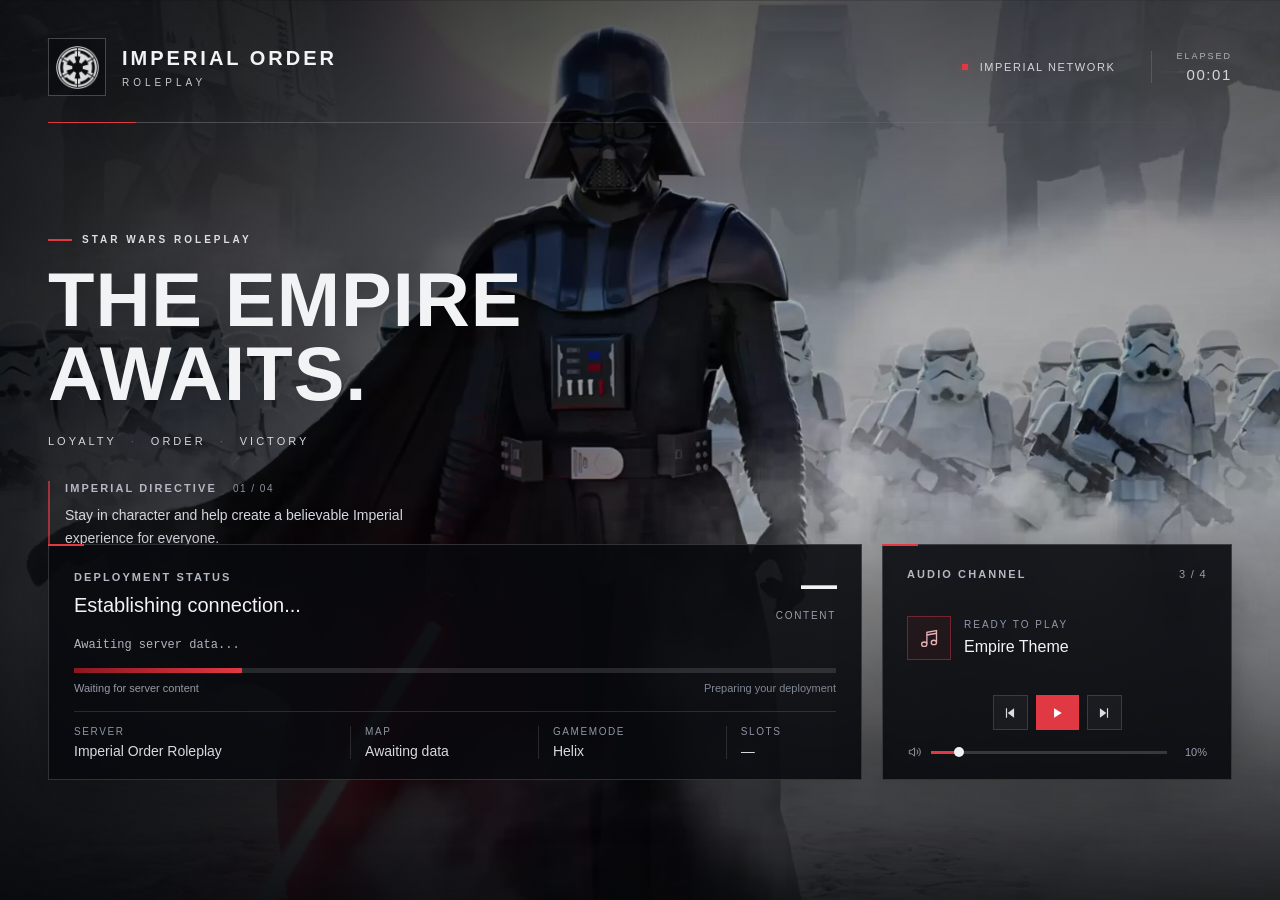
<file: index.html>
<!DOCTYPE html>
<html lang="en">
<head>
<meta charset="utf-8">
<meta http-equiv="X-UA-Compatible" content="IE=edge">
<meta name="viewport" content="width=device-width, initial-scale=1">
<meta name="theme-color" content="#090a0d">
<title>Imperial Order Roleplay — Deployment</title>
<link rel="stylesheet" href="screen.css?v=3">
<script type="text/javascript">
var filesNeeded = 0;
var filesTotal = 0;
var filesNeededKnown = false;
var musicTracks = ['imperial-march.ogg', 'emperor-palpatine-theme.ogg', 'empire-theme.ogg', 'darth-maul-theme.ogg'];
var musicTrackNames = ['Imperial March — Epic Version', 'Emperor Palpatine Theme — Dark Side', 'Empire Theme', 'Darth Maul Theme'];
var currentTrack = Math.floor(Math.random() * musicTracks.length);
var musicStarted = false;
var musicVolume = 0.10;
var gameMusicVolume = 1;
var musicPlaybackToken = 0;
var musicFailures = 0;
var musicErrorTimer = null;
var currentTip = 0;
var screenOpenedAt = new Date().getTime();
var elapsedTimer = null;
var tipTimer = null;
var serverDetails = {name: 'Imperial Order Roleplay', map: 'Awaiting data', mode: 'Helix', slots: '—'};
var currentLoadingStatus = 'Establishing connection...';
var currentLoadingFile = 'Awaiting server data...';
var loadingTips = [
    'Stay in character and help create a believable Imperial experience for everyone.',
    'Use the appropriate communications channel for operational and roleplay messages.',
    'Follow staff directions and report technical issues through the proper support channel.',
    'Allow all required content to finish downloading before joining the operation.'
];

function byId(id) { return document.getElementById(id); }
function setText(id, value) {
    var element = byId(id);
    if (element) element.textContent = value;
}

function updateProgress() {
    var known = filesTotal > 0 && filesNeededKnown;
    var completed = Math.max(0, Math.min(filesTotal, filesTotal - filesNeeded));
    var percent = known ? Math.round(completed / filesTotal * 100) : 0;
    var fill = byId('fill');
    var bar = byId('bar');
    var hud = byId('hud');
    if (fill) fill.style.width = percent + '%';
    if (hud) hud.setAttribute('data-progress', known ? 'known' : 'pending');
    setText('percentValue', known ? percent + '%' : '—');
    setText('filesCount', known ? completed + ' / ' + filesTotal + ' files' : 'Waiting for server content');
    if (bar) {
        if (known) bar.setAttribute('aria-valuenow', percent);
        else bar.removeAttribute('aria-valuenow');
        bar.setAttribute('aria-valuetext', known ? percent + '% of reported content files' : 'Waiting for server content');
    }
}

function renderServerDetails() {
    setText('servername', serverDetails.name);
    setText('mapname', serverDetails.map);
    setText('gamemode', serverDetails.mode);
    setText('maxplayers', serverDetails.slots);
    var ids = ['servername', 'mapname', 'gamemode', 'maxplayers'];
    for (var i = 0; i < ids.length; i++) {
        var element = byId(ids[i]);
        if (element) element.setAttribute('title', element.textContent);
    }
}

function GameDetails(servername, serverurl, mapname, maxplayers, steamid, gamemode, volume, language) {
    serverDetails.name = servername || 'Imperial Order Roleplay';
    serverDetails.map = mapname || 'Awaiting data';
    serverDetails.mode = gamemode || 'Helix';
    serverDetails.slots = maxplayers == null ? '—' : String(maxplayers);
    renderServerDetails();
    var gameVolume = parseFloat(volume);
    if (!isNaN(gameVolume)) {
        if (gameVolume > 1) gameVolume = gameVolume / 100;
        gameMusicVolume = Math.max(0, Math.min(1, gameVolume));
        applyMusicVolume();
    }
}

function applyMusicVolume() {
    var player = byId('loadingMusic');
    var slider = byId('musicVolume');
    // Keep the screen's quieter level; the game's music setting only scales it.
    if (player) player.volume = musicVolume * gameMusicVolume;
    if (slider) {
        var level = Math.round(musicVolume * 100);
        slider.value = level;
        slider.style.background = 'linear-gradient(90deg, #e13943 ' + level + '%, rgba(255,255,255,.17) ' + level + '%)';
        setText('volumeValue', level + '%');
    }
}

function updateMusicUI() {
    setText('trackName', musicTrackNames[currentTrack]);
    setText('trackCount', (currentTrack + 1) + ' / ' + musicTracks.length);
    setText('musicState', musicStarted ? 'NOW PLAYING' : 'READY TO PLAY');
    var button = byId('musicControl');
    var glyph = byId('playPauseGlyph');
    if (button) {
        button.setAttribute('aria-label', musicStarted ? 'Pause music' : 'Play music');
        button.setAttribute('title', musicStarted ? 'Pause music' : 'Play music');
    }
    if (glyph) glyph.innerHTML = musicStarted ? '<path d="M6 4h4v16H6zM14 4h4v16h-4z"/>' : '<path d="M7 4v16l13-8z"/>';
}

function playMusic() {
    var player = byId('loadingMusic');
    if (!player) return;
    // Set the level before every play attempt, including track changes.
    applyMusicVolume();
    var playbackToken = ++musicPlaybackToken;
    var result = player.play();
    musicStarted = true;
    updateMusicUI();
    if (result && result.catch) {
        result.catch(function() {
            if (playbackToken !== musicPlaybackToken) return;
            musicStarted = false;
            updateMusicUI();
        });
    }
}

function changeTrack(direction) {
    var player = byId('loadingMusic');
    window.clearTimeout(musicErrorTimer);
    musicPlaybackToken++;
    player.pause();
    currentTrack = (currentTrack + direction + musicTracks.length) % musicTracks.length;
    player.src = musicTracks[currentTrack];
    applyMusicVolume();
    player.load();
    updateMusicUI();
    playMusic();
}

function nextTrack() { changeTrack(1); }

function musicPlaying() {
    musicStarted = true;
    musicFailures = 0;
    updateMusicUI();
}

function musicPaused() {
    musicStarted = false;
    updateMusicUI();
}

function musicError() {
    var player = byId('loadingMusic');
    if (!player || !player.error || player.error.code === 1) return;
    musicStarted = false;
    updateMusicUI();
    musicFailures++;
    window.clearTimeout(musicErrorTimer);
    // Skip missing or unsupported tracks, but stop if every track fails.
    if (musicFailures >= musicTracks.length) {
        setText('trackName', 'Music unavailable');
        setText('musicState', 'PLAYBACK STOPPED');
        return;
    }
    var playbackToken = musicPlaybackToken;
    musicErrorTimer = window.setTimeout(function() {
        if (playbackToken === musicPlaybackToken) nextTrack();
    }, 0);
}

function toggleMusic() {
    var player = byId('loadingMusic');
    if (player.paused) {
        if (player.error) {
            musicFailures = 0;
            player.load();
        }
        playMusic();
    } else {
        player.pause();
        musicStarted = false;
        updateMusicUI();
    }
}

function updateMusicVolume(value) {
    var level = Math.max(0, Math.min(100, parseInt(value, 10) || 0));
    musicVolume = level / 100;
    applyMusicVolume();
}

function rotateTip() {
    var tip = byId('tipText');
    if (!tip) return;
    tip.className = 'changing';
    window.setTimeout(function() {
        currentTip = (currentTip + 1) % loadingTips.length;
        setText('tipText', loadingTips[currentTip]);
        setText('tipIndex', padNumber(currentTip + 1) + ' / ' + padNumber(loadingTips.length));
        tip.className = '';
    }, 260);
}

function padNumber(value) { return value < 10 ? '0' + value : String(value); }

function updateElapsed() {
    var seconds = Math.max(0, Math.floor((new Date().getTime() - screenOpenedAt) / 1000));
    setText('elapsedTime', padNumber(Math.floor(seconds / 60)) + ':' + padNumber(seconds % 60));
}

function SetStatusChanged(status) {
    currentLoadingStatus = status || 'Loading';
    setText('status', currentLoadingStatus);
}

function DownloadingFile(fileName) {
    currentLoadingFile = fileName ? 'Downloading: ' + fileName : 'Synchronizing server content...';
    setText('filename', currentLoadingFile);
    var filename = byId('filename');
    if (filename) filename.setAttribute('title', currentLoadingFile);
}

function SetFilesNeeded(needed) {
    filesNeeded = Math.max(0, parseInt(needed, 10) || 0);
    filesNeededKnown = true;
    updateProgress();
}

function SetFilesTotal(total) {
    filesTotal = Math.max(0, parseInt(total, 10) || 0);
    updateProgress();
}

window.onload = function() {
    renderServerDetails();
    setText('status', currentLoadingStatus);
    setText('filename', currentLoadingFile);
    setText('tipText', loadingTips[0]);
    setText('tipIndex', '01 / ' + padNumber(loadingTips.length));
    updateProgress();
    updateElapsed();
    window.clearInterval(elapsedTimer);
    window.clearInterval(tipTimer);
    elapsedTimer = window.setInterval(updateElapsed, 1000);
    tipTimer = window.setInterval(rotateTip, 14000);
    var musicPlayer = byId('loadingMusic');
    musicPlayer.src = musicTracks[currentTrack];
    applyMusicVolume();
    musicPlayer.load();
    var backgroundVideo = byId('bgVideo');
    if (backgroundVideo) {
        backgroundVideo.muted = true;
        var videoPlayback = backgroundVideo.play();
        if (videoPlayback && videoPlayback.catch) videoPlayback.catch(function() {});
    }
    updateMusicUI();
    playMusic();
};
window.onpagehide = function() {
    window.clearInterval(elapsedTimer);
    window.clearInterval(tipTimer);
    window.clearTimeout(musicErrorTimer);
};
</script>
</head>
<body>
<div id="bg" aria-hidden="true"></div>
<video id="bgVideo" autoplay muted loop playsinline preload="auto" poster="loading-poster.jpg" oncanplay="this.className='ready'" aria-hidden="true">
    <source src="dark-lords-army.webm" type="video/webm">
</video>
<div id="shade" aria-hidden="true"></div>
<div class="frameLine" aria-hidden="true"></div>

<header id="masthead">
    <div class="brand">
        <div class="crest"><img id="topLogo" src="iorp-crest.png" alt="Imperial crest"></div>
        <div><div class="brandName">IMPERIAL ORDER</div><div class="brandSub">ROLEPLAY</div></div>
    </div>
    <div class="connection">
        <span class="connectionDot" aria-hidden="true"></span>
        <span class="connectionLabel">IMPERIAL NETWORK</span>
        <div class="elapsed"><span class="elapsedLabel">ELAPSED</span><span id="elapsedTime">00:00</span></div>
    </div>
</header>

<section id="hero" aria-label="Welcome to Imperial Order Roleplay">
    <div class="eyebrow">STAR WARS ROLEPLAY</div>
    <h1><span>THE EMPIRE</span><span>AWAITS.</span></h1>
    <p class="heroSubtitle">LOYALTY <b>·</b> ORDER <b>·</b> VICTORY</p>
    <aside id="briefing" aria-label="Roleplay tips">
        <div class="tipHeading"><span class="panelKicker">IMPERIAL DIRECTIVE</span><span id="tipIndex">01 / 04</span></div>
        <p id="tipText">Stay in character and help create a believable Imperial experience for everyone.</p>
    </aside>
</section>

<main id="deploymentDock" aria-label="Server loading details">
    <section id="hud" class="panel" data-progress="pending" aria-label="Deployment status">
        <div class="hudHeading">
            <div class="statusInfo"><div class="panelKicker">DEPLOYMENT STATUS</div><div id="status" role="status">Establishing connection...</div></div>
            <div class="percent"><span id="percentValue">—</span><span class="percentLabel">CONTENT</span></div>
        </div>
        <div id="filename" title="">Awaiting server data...</div>
        <div id="bar" role="progressbar" aria-label="Content download progress" aria-valuemin="0" aria-valuemax="100" aria-valuetext="Waiting for server content"><div id="fill"></div></div>
        <div class="progressCaption"><span id="filesCount">Waiting for server content</span><span class="keepOpen">Preparing your deployment</span></div>
        <div id="meta">
            <div class="metaitem"><span class="metaLabel">SERVER</span><span id="servername" class="metaValue">Imperial Order Roleplay</span></div>
            <div class="metaitem"><span class="metaLabel">MAP</span><span id="mapname" class="metaValue">Awaiting data</span></div>
            <div class="metaitem"><span class="metaLabel">GAMEMODE</span><span id="gamemode" class="metaValue">Helix</span></div>
            <div class="metaitem"><span class="metaLabel">SLOTS</span><span id="maxplayers" class="metaValue">—</span></div>
        </div>
    </section>

    <section id="musicPanel" class="panel" aria-label="Loading music controls">
        <div class="musicHeading"><span class="panelKicker">AUDIO CHANNEL</span><span id="trackCount">1 / 4</span></div>
        <div class="musicTrack">
            <div class="musicIcon" aria-hidden="true"><svg xmlns="http://www.w3.org/2000/svg" viewBox="0 0 24 24" fill="none" stroke="currentColor" stroke-width="1.5"><path d="M9 18V5l11-2v13M9 8l11-2"/><ellipse cx="6" cy="18.5" rx="3" ry="2.5"/><ellipse cx="17" cy="16.5" rx="3" ry="2.5"/></svg></div>
            <div class="musicInfo"><div id="musicState">READY TO PLAY</div><div id="trackName">Imperial March — Epic Version</div></div>
        </div>
        <div class="musicBottom">
            <div class="musicActions">
                <button class="musicButton" type="button" onclick="changeTrack(-1)" aria-label="Previous track" title="Previous track"><svg xmlns="http://www.w3.org/2000/svg" viewBox="0 0 24 24" fill="currentColor" aria-hidden="true"><path d="M5 4h2v16H5zM19 4v16L8 12z"/></svg></button>
                <button id="musicControl" class="musicButton" type="button" onclick="toggleMusic()" aria-label="Play music" title="Play music"><svg id="playPauseGlyph" xmlns="http://www.w3.org/2000/svg" viewBox="0 0 24 24" fill="currentColor" aria-hidden="true"><path d="M7 4v16l13-8z"/></svg></button>
                <button class="musicButton" type="button" onclick="changeTrack(1)" aria-label="Next track" title="Next track"><svg xmlns="http://www.w3.org/2000/svg" viewBox="0 0 24 24" fill="currentColor" aria-hidden="true"><path d="M17 4h2v16h-2zM5 4l11 8-11 8z"/></svg></button>
            </div>
            <div class="volumeRow">
                <svg xmlns="http://www.w3.org/2000/svg" viewBox="0 0 24 24" fill="none" stroke="currentColor" stroke-width="1.6" aria-hidden="true"><path d="M4 9h4l5-4v14l-5-4H4zM17 8a6 6 0 010 8M20 5a10 10 0 010 14"/></svg>
                <label class="srOnly" for="musicVolume">Music volume</label>
                <input id="musicVolume" type="range" min="0" max="100" value="10" oninput="updateMusicVolume(this.value)" onchange="updateMusicVolume(this.value)" title="Loading music volume, scaled by your in-game music setting">
                <span id="volumeValue">10%</span>
            </div>
        </div>
    </section>
</main>
<audio id="loadingMusic" preload="none" onended="nextTrack()" onplaying="musicPlaying()" onpause="musicPaused()" onerror="musicError()"></audio>
</body>
</html>
</file>
<file: screen.css>
:root {
    --red: #e13943;
    --red-deep: #8b1720;
    --white: #f2f3f5;
    --muted: #9b9fa9;
    --line: rgba(255,255,255,.13);
    --edge: 48px;
    --download-space: 120px;
}
* { box-sizing: border-box; }
html, body {
    margin: 0;
    width: 100%;
    height: 100%;
    overflow: hidden;
    background: #090a0d;
    color: var(--white);
    font-family: "Segoe UI", Arial, Helvetica, sans-serif;
    -webkit-font-smoothing: antialiased;
}
button, input { font: inherit; }
button { -webkit-tap-highlight-color: transparent; }
#bg, #bgVideo, #shade {
    position: fixed;
    top: 0; right: 0; bottom: 0; left: 0;
    width: 100%; height: 100%;
    pointer-events: none;
}
#bg { background: #090a0d url('loading-poster.jpg') center center / cover no-repeat; }
#bgVideo { object-fit: cover; opacity: 0; transition: opacity .8s ease; }
#bgVideo.ready { opacity: 1; }
#shade {
    background:
        linear-gradient(90deg, rgba(4,5,8,.84) 0%, rgba(4,5,8,.61) 25%, rgba(4,5,8,.10) 57%, rgba(4,5,8,.20) 100%),
        linear-gradient(0deg, rgba(4,5,8,.86) 0%, rgba(4,5,8,.13) 45%, rgba(4,5,8,.25) 75%, rgba(4,5,8,.57) 100%);
}
.frameLine {
    position: fixed; z-index: 2;
    left: var(--edge); right: var(--edge);
    top: 122px; height: 1px;
    background: linear-gradient(90deg, rgba(255,255,255,.23), rgba(255,255,255,.07) 65%, transparent);
}
.frameLine:before { content: ''; display: block; width: 88px; height: 1px; background: var(--red); }
#masthead {
    position: fixed; z-index: 4;
    top: 38px; left: var(--edge); right: var(--edge);
    display: flex; align-items: center; justify-content: space-between;
    gap: 24px;
}
.brand { display: flex; align-items: center; gap: 16px; min-width: 0; }
.crest {
    display: flex; align-items: center; justify-content: center;
    width: 58px; height: 58px; flex: 0 0 58px;
    border: 1px solid rgba(255,255,255,.23);
    background: rgba(6,7,10,.47);
}
#topLogo { display: block; width: 43px; height: 43px; object-fit: contain; }
.brandName { font-size: 20px; line-height: 1.15; font-weight: 700; letter-spacing: 3px; }
.brandSub { margin-top: 7px; font-size: 10px; letter-spacing: 4px; color: #c8cbd1; }
.connection { display: flex; align-items: center; gap: 12px; font-size: 11px; letter-spacing: 1.6px; color: #d3d5db; }
.connectionDot { width: 6px; height: 6px; background: var(--red); box-shadow: 0 0 12px rgba(225,57,67,.5); }
.elapsed { margin-left: 24px; padding-left: 24px; border-left: 1px solid var(--line); text-align: right; }
.elapsedLabel { display: block; color: #b0b3bd; font-size: 9px; letter-spacing: 2px; margin-bottom: 5px; }
#elapsedTime { font-size: 15px; letter-spacing: 1.6px; font-variant-numeric: tabular-nums; }
#hero { position: fixed; z-index: 3; top: 26%; left: var(--edge); width: 530px; }
.eyebrow { display: flex; align-items: center; gap: 10px; margin-bottom: 18px; color: #dddfe5; font-size: 10px; font-weight: 600; letter-spacing: 3px; }
.eyebrow:before { content: ''; width: 24px; height: 2px; background: var(--red); }
#hero h1 {
    margin: 0; font-family: "Bahnschrift", "Arial Narrow", Arial, sans-serif;
    font-size: 76px; line-height: .98; letter-spacing: 1px; font-weight: 700;
    text-shadow: 0 3px 25px rgba(0,0,0,.20);
}
#hero h1 span { display: block; }
.heroSubtitle { margin: 23px 0 0; color: #d4d7de; font-size: 11px; letter-spacing: 3px; }
.heroSubtitle b { color: var(--red); font-weight: 400; margin: 0 8px; }
#briefing { width: 400px; margin-top: 34px; padding-left: 15px; border-left: 2px solid rgba(225,57,67,.68); }
.tipHeading { display: flex; align-items: center; gap: 16px; margin-bottom: 9px; }
.panelKicker { font-size: 11px; line-height: 1.3; font-weight: 600; letter-spacing: 2.1px; color: #b4b8c2; }
#tipIndex { color: #8d929e; font-size: 10px; font-variant-numeric: tabular-nums; letter-spacing: 1.5px; }
#tipText { min-height: 45px; max-width: 380px; margin: 0; color: #d6d9e0; font-size: 14px; line-height: 1.6; transition: opacity .25s ease; }
#tipText.changing { opacity: 0; }
#deploymentDock {
    position: fixed; z-index: 5;
    left: var(--edge); right: var(--edge); bottom: var(--download-space);
    display: flex; align-items: stretch; gap: 20px;
}
.panel {
    position: relative;
    background: rgba(8,10,14,.89);
    border: 1px solid rgba(255,255,255,.16);
    box-shadow: 0 14px 44px rgba(0,0,0,.25);
}
.panel:before {
    content: ''; position: absolute; top: -1px; left: -1px;
    width: 36px; height: 2px; background: var(--red);
}
#hud { flex: 1; min-width: 0; padding: 22px 25px 20px; }
.hudHeading { display: flex; align-items: center; justify-content: space-between; gap: 20px; }
.statusInfo { min-width: 0; }
#status { margin: 8px 0 0; font-size: 20px; line-height: 1.3; font-weight: 500; color: #f2f3f6; max-height: 2.6em; overflow: hidden; display: -webkit-box; -webkit-line-clamp: 2; -webkit-box-orient: vertical; }
.percent { flex: 0 0 auto; text-align: right; }
#percentValue { font-size: 36px; line-height: 1; font-weight: 600; font-variant-numeric: tabular-nums; letter-spacing: -1px; }
.percentLabel { display: block; margin-top: 7px; font-size: 10px; letter-spacing: 1.7px; color: #989eaa; }
#filename {
    margin: 16px 0 14px;
    color: #afb4c0; font-size: 12px; line-height: 1.4;
    font-family: Consolas, "Liberation Mono", monospace;
    white-space: nowrap; overflow: hidden; text-overflow: ellipsis;
}
#bar { height: 5px; overflow: hidden; background: rgba(255,255,255,.12); }
#fill { width: 0%; height: 100%; background: linear-gradient(90deg, var(--red-deep), var(--red)); transition: width .35s ease; }
#hud[data-progress="pending"] #fill { width: 22% !important; animation: waiting 2.8s ease-in-out infinite; }
.progressCaption { margin-top: 9px; display: flex; justify-content: space-between; gap: 12px; color: #959ba8; font-size: 11px; }
.keepOpen { color: #808895; }
#meta { margin-top: 17px; padding-top: 14px; border-top: 1px solid var(--line); display: flex; }
.metaitem { min-width: 0; flex: 1; padding: 0 14px; border-left: 1px solid var(--line); }
.metaitem:first-child { flex: 1.65; padding-left: 0; border-left: 0; }
.metaitem:last-child { flex: .6; padding-right: 0; }
.metaLabel { display: block; font-size: 10px; color: #8e95a2; letter-spacing: 1.6px; margin-bottom: 6px; }
.metaValue { display: block; white-space: nowrap; overflow: hidden; text-overflow: ellipsis; font-size: 14px; color: #d6d9e0; }
#musicPanel { flex: 0 0 350px; min-width: 0; padding: 22px 24px 20px; display: flex; flex-direction: column; }
.musicHeading { display: flex; justify-content: space-between; align-items: center; }
#trackCount { color: #969dab; font-size: 11px; letter-spacing: 1.3px; font-variant-numeric: tabular-nums; }
.musicTrack { display: flex; align-items: center; gap: 13px; margin-top: 17px; min-width: 0; flex: 1; }
.musicIcon {
    flex: 0 0 44px; width: 44px; height: 44px;
    border: 1px solid rgba(225,57,67,.43); background: rgba(225,57,67,.06);
    display: flex; align-items: center; justify-content: center; color: #e6b1b6;
}
.musicIcon svg { width: 21px; height: 21px; }
.musicInfo { min-width: 0; }
#musicState { margin-bottom: 6px; font-size: 10px; letter-spacing: 2px; color: #929aaa; }
#trackName { font-size: 16px; line-height: 1.4; font-weight: 500; min-height: 20px; }
.musicBottom { margin-top: 17px; }
.musicActions { display: flex; align-items: center; justify-content: center; gap: 8px; }
.musicButton {
    display: flex; align-items: center; justify-content: center;
    width: 35px; height: 35px; padding: 0;
    border: 1px solid rgba(255,255,255,.14); background: rgba(255,255,255,.035);
    color: #d9dde5; cursor: pointer; transition: background .15s ease, border-color .15s ease;
}
.musicButton svg { width: 14px; height: 14px; }
#musicControl { width: 43px; background: var(--red); border-color: var(--red); color: #fff; }
.musicButton:hover { background: rgba(225,57,67,.2); border-color: rgba(225,57,67,.65); }
#musicControl:hover { background: #f04e59; border-color: #f04e59; }
.musicButton:focus-visible, #musicVolume:focus-visible { outline: 2px solid #f4c1c5; outline-offset: 3px; }
.volumeRow { display: flex; align-items: center; gap: 10px; margin-top: 15px; color: #969eac; }
.volumeRow svg { width: 14px; height: 14px; flex: 0 0 14px; }
#musicVolume {
    display: block; flex: 1; min-width: 0; width: 100%; height: 3px;
    margin: 0; padding: 0; appearance: none; -webkit-appearance: none;
    background: linear-gradient(90deg, var(--red) 10%, rgba(255,255,255,.17) 10%);
    border: 0; cursor: pointer;
}
#musicVolume::-webkit-slider-thumb { width: 10px; height: 10px; border-radius: 50%; background: #eef0f4; border: 0; appearance: none; -webkit-appearance: none; }
#musicVolume::-moz-range-thumb { width: 10px; height: 10px; border-radius: 50%; background: #eef0f4; border: 0; }
#volumeValue { flex: 0 0 30px; text-align: right; font-size: 11px; font-variant-numeric: tabular-nums; }
.srOnly { position: absolute; width: 1px; height: 1px; padding: 0; margin: -1px; overflow: hidden; clip: rect(0,0,0,0); border: 0; }
@keyframes waiting { 0% { transform: translateX(-110%); } 50% { transform: translateX(250%); } 100% { transform: translateX(560%); } }
@media (min-width: 1700px) { :root { --edge: 64px; } #masthead { top: 45px; } .frameLine { top: 132px; } #musicPanel { flex-basis: 380px; } }
@media (max-width: 1200px) {
    :root { --edge: 32px; }
    #musicPanel { flex-basis: 310px; padding-left: 20px; padding-right: 20px; }
    #deploymentDock { gap: 16px; }
    #hud { padding-left: 20px; padding-right: 20px; }
    .brandName { font-size: 18px; }
    #hero { width: 460px; }
    #hero h1 { font-size: 64px; }
    .metaitem { padding: 0 10px; }
}
@media (max-height: 850px) {
    #masthead { top: 28px; }
    .frameLine { top: 108px; }
    #hero { top: 24%; }
    #hero h1 { font-size: 56px; }
    .eyebrow { margin-bottom: 14px; }
    .heroSubtitle { margin-top: 18px; }
    #briefing { display: none; }
    #tipText { font-size: 13px; }
}
@media (max-width: 900px) {
    :root { --edge: 24px; }
    #masthead { top: 24px; }
    .connectionLabel { display: none; }
    .elapsed { margin-left: 4px; padding-left: 16px; }
    .frameLine { top: 101px; }
    #deploymentDock { flex-direction: column; gap: 12px; }
    #musicPanel { flex: 0 0 auto; flex-direction: row; align-items: center; padding: 17px 20px; gap: 20px; }
    .musicHeading { display: none; }
    .musicTrack { margin: 0; flex: 1; }
    .musicBottom { flex: 0 0 150px; margin: 0; }
    .volumeRow { margin-top: 12px; }
    #musicState { font-size: 9px; }
    #hero { top: 21%; width: 410px; }
    #hero h1 { font-size: 52px; }
    #briefing { display: none; }
    #hud { padding: 19px 20px; }
}
@media (max-width: 560px) {
    :root { --edge: 20px; }
    #masthead { top: 23px; gap: 12px; }
    .brand { gap: 12px; }
    .crest { width: 44px; height: 44px; flex-basis: 44px; }
    #topLogo { width: 32px; height: 32px; }
    .brandName { font-size: 13px; letter-spacing: 2px; }
    .brandSub { font-size: 8px; letter-spacing: 3px; margin-top: 6px; }
    .connectionDot, .connectionLabel { display: none; }
    .elapsed { margin: 0; padding-left: 12px; }
    #elapsedTime { font-size: 12px; }
    .elapsedLabel { font-size: 7px; }
    .frameLine { top: 87px; }
    #hero { top: 19%; width: calc(100% - 40px); }
    #hero h1 { font-size: 42px; }
    .eyebrow { font-size: 8px; letter-spacing: 2px; margin-bottom: 13px; }
    .heroSubtitle { font-size: 8px; letter-spacing: 1.9px; margin-top: 15px; }
    .heroSubtitle b { margin: 0 4px; }
    #hud { padding: 18px; }
    .hudHeading { gap: 10px; }
    #status { font-size: 16px; }
    .panelKicker { font-size: 9px; letter-spacing: 1.8px; }
    #percentValue { font-size: 27px; }
    #filename { font-size: 10px; margin: 12px 0; }
    .keepOpen { display: none; }
    #meta { flex-wrap: wrap; gap: 13px 0; margin-top: 14px; padding-top: 12px; }
    .metaitem, .metaitem:first-child, .metaitem:last-child { flex: 0 0 50%; padding: 0 10px; }
    .metaitem:nth-child(odd) { border-left: 0; padding-left: 0; }
    .metaValue { font-size: 12px; }
    .metaLabel { font-size: 9px; margin-bottom: 5px; }
    #musicPanel { padding: 16px 18px; gap: 13px; }
    .musicIcon { display: none; }
    .musicBottom { flex-basis: 128px; }
    #trackName { font-size: 12px; }
    .musicButton { width: 29px; height: 29px; }
    #musicControl { width: 35px; }
    .musicActions { gap: 5px; }
}
@media (max-height: 680px) { #hero { display: none; } }
@media (max-height: 780px) and (max-width: 900px) { #hero { display: none; } }
@media (max-height: 560px) and (min-width: 561px) {
    :root { --edge: 20px; }
    #hero { display: none; }
    #masthead { top: 17px; }
    .crest { width: 42px; height: 42px; flex-basis: 42px; }
    #topLogo { width: 31px; height: 31px; }
    .brandName { font-size: 14px; letter-spacing: 2px; }
    .brandSub { font-size: 8px; margin-top: 5px; }
    .frameLine { top: 77px; }
    #deploymentDock { flex-direction: row; gap: 12px; }
    #hud { padding: 15px 17px; }
    #status { font-size: 15px; }
    #filename { display: none; }
    #bar { margin-top: 14px; }
    #percentValue { font-size: 25px; }
    #meta { margin-top: 12px; padding-top: 11px; flex-wrap: wrap; gap: 11px 0; }
    .metaitem, .metaitem:first-child, .metaitem:last-child { flex: 0 0 50%; padding: 0 9px; }
    .metaitem:nth-child(odd) { border-left: 0; padding-left: 0; }
    .metaLabel { font-size: 7px; margin-bottom: 4px; }
    .metaValue { font-size: 10px; }
    .keepOpen { display: none; }
    #musicPanel { flex: 0 0 230px; padding: 15px 17px; display: flex; flex-direction: column; align-items: stretch; gap: 0; }
    .musicHeading { display: flex; }
    .musicTrack { margin-top: 12px; }
    .musicIcon { width: 34px; height: 34px; flex-basis: 34px; }
    #trackName { font-size: 12px; }
    #musicState { font-size: 8px; }
    .musicBottom { flex: 0 0 auto; margin-top: 12px; }
    .volumeRow { margin-top: 11px; }
    .musicButton { width: 29px; height: 29px; }
    #musicControl { width: 35px; }
}
@media (prefers-reduced-motion: reduce) {
    #fill, #bgVideo, #tipText { transition: none; }
    #hud[data-progress="pending"] #fill { animation: none; opacity: .6; }
}
@media (max-height: 560px) and (max-width: 560px) {
    #hero { display: none; }
    #masthead { top: 14px; }
    .frameLine { top: 73px; }
    #deploymentDock { top: 91px; bottom: var(--download-space); display: block; overflow-y: auto; }
    #musicPanel { margin-top: 12px; }
}
@media (max-height: 420px) and (min-width: 561px) {
    #masthead { top: 12px; }
    .crest { width: 36px; height: 36px; flex-basis: 36px; }
    #topLogo { width: 27px; height: 27px; }
    .frameLine { display: none; }
    #hud, #musicPanel { padding-top: 12px; padding-bottom: 12px; }
    #status { font-size: 14px; }
    #bar { margin-top: 12px; }
    #meta { flex-wrap: nowrap; margin-top: 11px; padding-top: 10px; }
    #meta .metaitem:nth-child(n+3) { display: none; }
}
</file>
